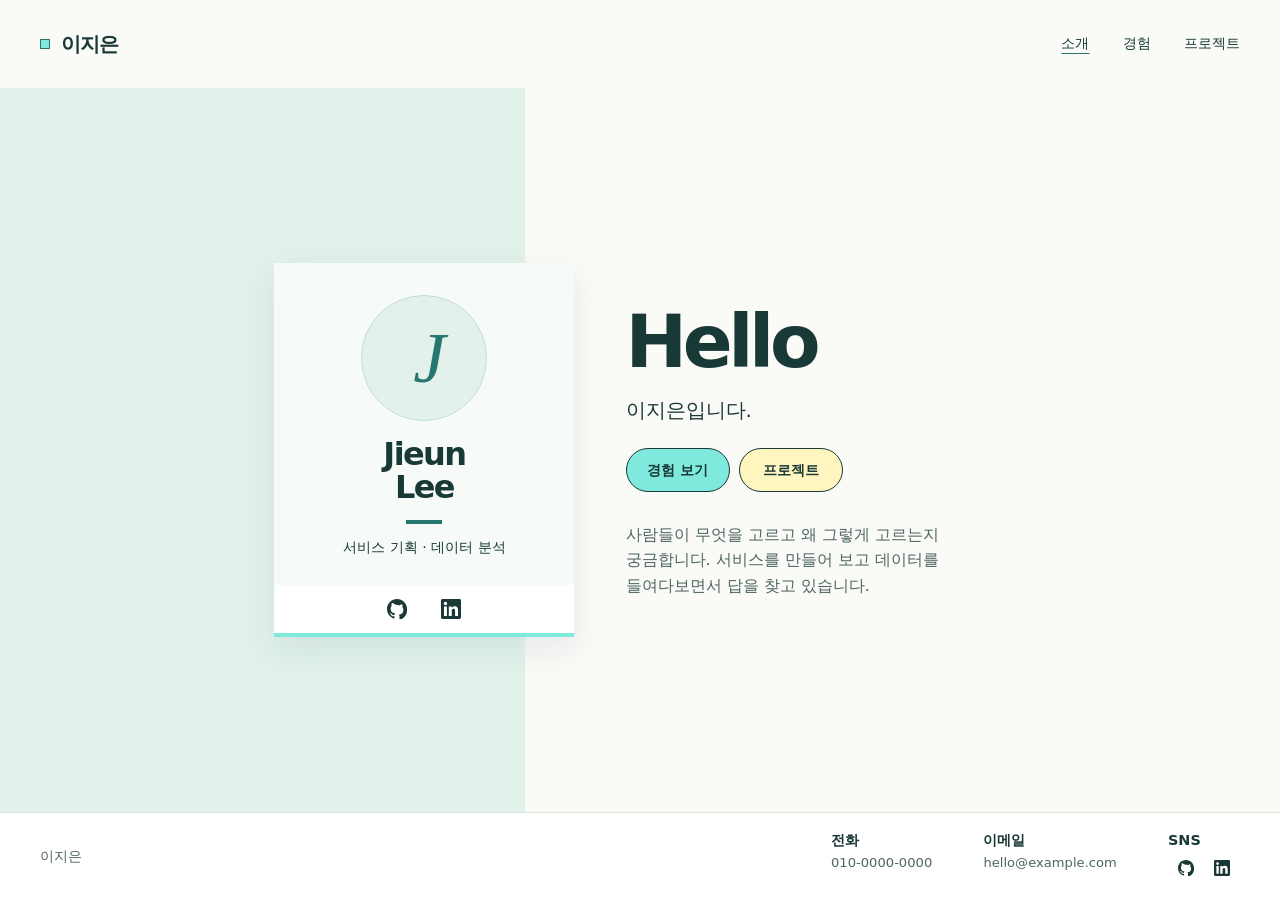
<file: index.html>
<!doctype html>
<html lang="ko">
<head>
  <meta charset="utf-8">
  <meta name="viewport" content="width=device-width, initial-scale=1">
  <meta name="description" content="이지은의 소개, 경험, 진행 중인 프로젝트를 정리한 개인 웹사이트">
  <meta name="theme-color" content="#FAFAF7">
  <title>이지은 · 포트폴리오</title>
  <link rel="stylesheet" href="assets/style.css">
</head>
<body id="top">
  <a class="skip-link" href="#main">본문 바로가기</a>
  <header class="site-header">
    <div class="site-frame header-inner">
      <a class="wordmark" href="index.html" aria-label="이지은 포트폴리오 홈">이지은</a>
      <nav aria-label="주 메뉴">
        <a href="index.html#about" aria-current="page">소개</a>
        <a href="experience.html">경험</a>
        <a href="projects/index.html">프로젝트</a>
      </nav>
    </div>
  </header>

  <main class="home" id="main">
    <section class="hero" id="about" aria-labelledby="hero-title">
      <aside class="profile-card" aria-label="이지은 프로필">
        <div class="profile-identity">
          <div class="monogram" aria-hidden="true">J</div>
          <p class="profile-name" lang="en">Jieun<br>Lee</p>
          <p class="profile-role">서비스 기획 · 데이터 분석</p>
        </div>
        <div class="social-links profile-socials">
          <a class="social-link" href="https://github.com/justleej"><img src="assets/github.svg" width="20" height="20" alt="GitHub"></a>
          <a class="social-link" href="https://www.linkedin.com/in/%EC%A7%80%EC%9D%80-%EC%9D%B4-1973a4443"><img src="assets/linkedin.svg" width="20" height="20" alt="LinkedIn"></a>
        </div>
      </aside>

      <div class="hero-copy">
        <h1 id="hero-title" lang="en">Hello</h1>
        <p class="hero-name">이지은입니다.</p>
        <nav class="hero-links" aria-label="바로가기">
          <a class="action action-primary" id="experience" href="experience.html">경험 보기</a>
          <a class="action" id="projects" href="projects/index.html">프로젝트</a>
        </nav>
        <p class="intro">사람들이 무엇을 고르고 왜 그렇게 고르는지 궁금합니다. 서비스를 만들어 보고 데이터를 들여다보면서 답을 찾고 있습니다.</p>
      </div>
    </section>
  </main>

  <footer class="site-footer">
    <div class="site-frame footer-inner">
      <span>이지은</span>
      <dl class="footer-contacts">
        <div>
          <dt>전화</dt>
          <dd>010-0000-0000</dd>
        </div>
        <div>
          <dt>이메일</dt>
          <dd>hello@example.com</dd>
        </div>
        <div>
          <dt>SNS</dt>
          <dd class="social-links footer-socials">
            <a class="social-link" href="https://github.com/justleej"><img src="assets/github.svg" width="20" height="20" alt="GitHub"></a>
            <a class="social-link" href="https://www.linkedin.com/in/%EC%A7%80%EC%9D%80-%EC%9D%B4-1973a4443"><img src="assets/linkedin.svg" width="20" height="20" alt="LinkedIn"></a>
          </dd>
        </div>
      </dl>
    </div>
  </footer>
</body>
</html>
</file>
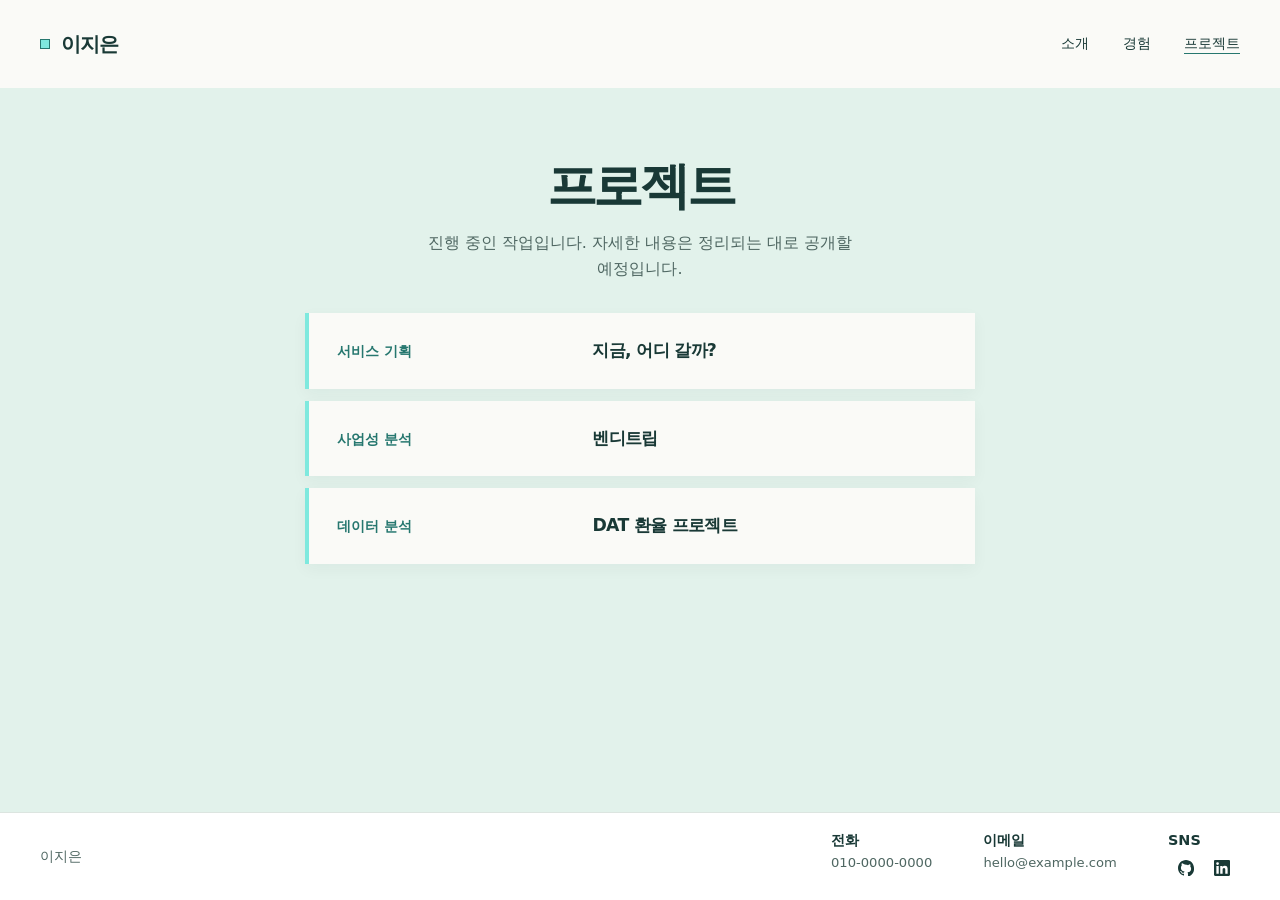
<file: projects/index.html>
<!doctype html>
<html lang="ko">
<head>
  <meta charset="utf-8">
  <meta name="viewport" content="width=device-width, initial-scale=1">
  <meta name="description" content="이지은이 진행 중인 서비스 기획, 사업성 분석, 데이터 분석 프로젝트">
  <meta name="theme-color" content="#FAFAF7">
  <title>프로젝트 · 이지은</title>
  <link rel="stylesheet" href="../assets/style.css">
</head>
<body id="top">
  <a class="skip-link" href="#main">본문 바로가기</a>
  <header class="site-header">
    <div class="site-frame header-inner">
      <a class="wordmark" href="../index.html" aria-label="이지은 포트폴리오 홈">이지은</a>
      <nav aria-label="주 메뉴">
        <a href="../index.html#about">소개</a>
        <a href="../experience.html">경험</a>
        <a href="index.html" aria-current="page">프로젝트</a>
      </nav>
    </div>
  </header>

  <main class="inner-page" id="main">
    <div class="page-content">
      <h1 class="page-title">프로젝트</h1>
      <p class="page-intro">진행 중인 작업입니다. 자세한 내용은 정리되는 대로 공개할 예정입니다.</p>

      <ul class="work-list">
        <li id="where-to-go">
          <p>서비스 기획</p>
          <h2>지금, 어디 갈까?</h2>
        </li>
        <li id="benditrip">
          <p>사업성 분석</p>
          <h2>벤디트립</h2>
        </li>
        <li id="dat-fx">
          <p>데이터 분석</p>
          <h2>DAT 환율 프로젝트</h2>
        </li>
      </ul>
    </div>
  </main>

  <footer class="site-footer">
    <div class="site-frame footer-inner">
      <span>이지은</span>
      <dl class="footer-contacts">
        <div>
          <dt>전화</dt>
          <dd>010-0000-0000</dd>
        </div>
        <div>
          <dt>이메일</dt>
          <dd>hello@example.com</dd>
        </div>
        <div>
          <dt>SNS</dt>
          <dd class="social-links footer-socials">
            <a class="social-link" href="https://github.com/justleej"><img src="../assets/github.svg" width="20" height="20" alt="GitHub"></a>
            <a class="social-link" href="https://www.linkedin.com/in/%EC%A7%80%EC%9D%80-%EC%9D%B4-1973a4443"><img src="../assets/linkedin.svg" width="20" height="20" alt="LinkedIn"></a>
          </dd>
        </div>
      </dl>
    </div>
  </footer>
</body>
</html>
</file>
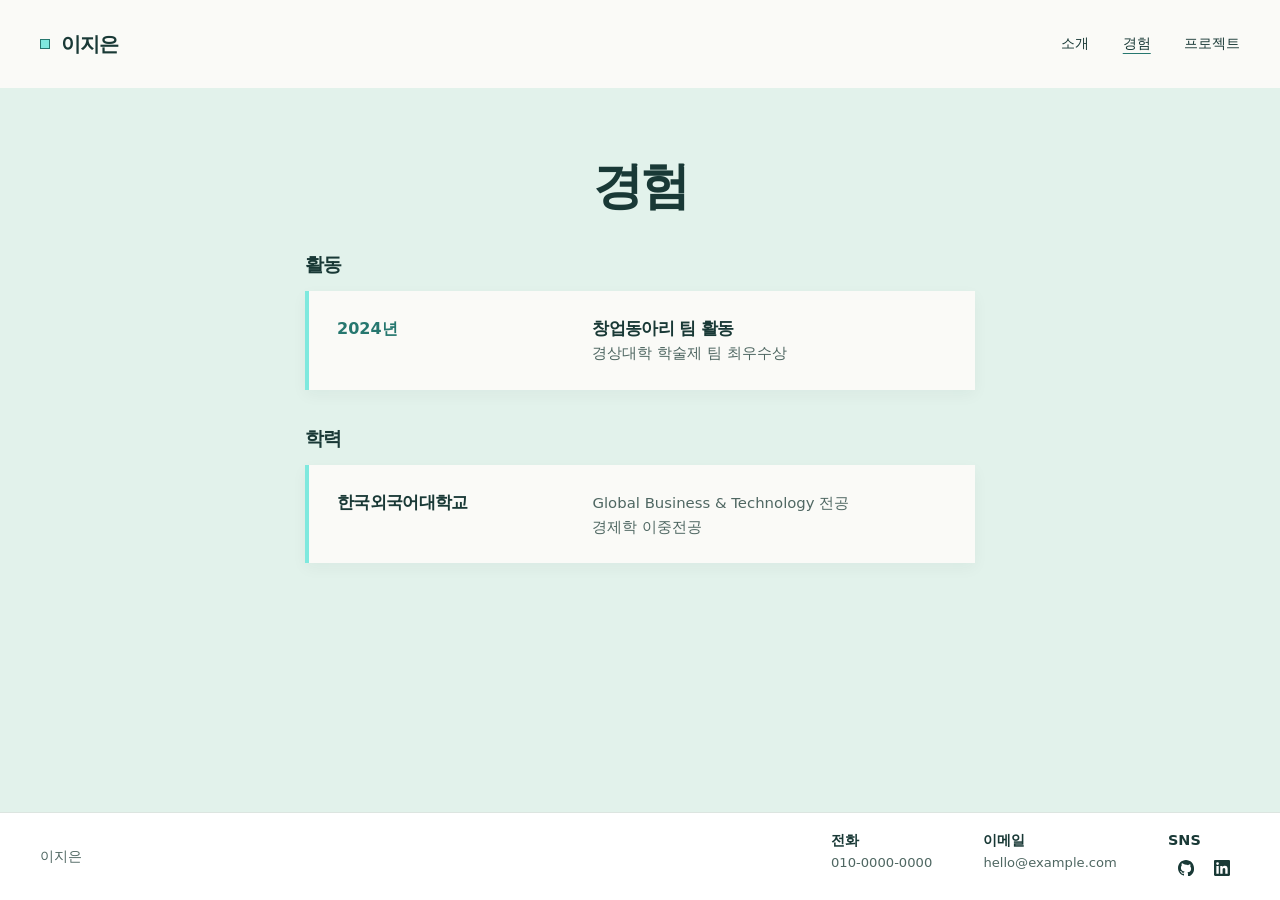
<file: experience.html>
<!doctype html>
<html lang="ko">
<head>
  <meta charset="utf-8">
  <meta name="viewport" content="width=device-width, initial-scale=1">
  <meta name="description" content="이지은의 활동과 학력">
  <meta name="theme-color" content="#FAFAF7">
  <title>경험 · 이지은</title>
  <link rel="stylesheet" href="assets/style.css">
</head>
<body id="top">
  <a class="skip-link" href="#main">본문 바로가기</a>
  <header class="site-header">
    <div class="site-frame header-inner">
      <a class="wordmark" href="index.html" aria-label="이지은 포트폴리오 홈">이지은</a>
      <nav aria-label="주 메뉴">
        <a href="index.html#about">소개</a>
        <a href="experience.html" aria-current="page">경험</a>
        <a href="projects/index.html">프로젝트</a>
      </nav>
    </div>
  </header>

  <main class="inner-page" id="main">
    <div class="page-content">
      <h1 class="page-title">경험</h1>
      <section class="resume-section" aria-labelledby="activity-title">
        <h2 id="activity-title">활동</h2>
        <article class="resume-card">
          <p class="resume-meta"><time datetime="2024">2024년</time></p>
          <div>
            <h3>창업동아리 팀 활동</h3>
            <p>경상대학 학술제 팀 최우수상</p>
          </div>
        </article>
      </section>

      <section class="resume-section" aria-labelledby="education-title">
        <h2 id="education-title">학력</h2>
        <article class="resume-card">
          <h3>한국외국어대학교</h3>
          <p><span lang="en">Global Business &amp; Technology</span> 전공<br>경제학 이중전공</p>
        </article>
      </section>
    </div>
  </main>

  <footer class="site-footer">
    <div class="site-frame footer-inner">
      <span>이지은</span>
      <dl class="footer-contacts">
        <div>
          <dt>전화</dt>
          <dd>010-0000-0000</dd>
        </div>
        <div>
          <dt>이메일</dt>
          <dd>hello@example.com</dd>
        </div>
        <div>
          <dt>SNS</dt>
          <dd class="social-links footer-socials">
            <a class="social-link" href="https://github.com/justleej"><img src="assets/github.svg" width="20" height="20" alt="GitHub"></a>
            <a class="social-link" href="https://www.linkedin.com/in/%EC%A7%80%EC%9D%80-%EC%9D%B4-1973a4443"><img src="assets/linkedin.svg" width="20" height="20" alt="LinkedIn"></a>
          </dd>
        </div>
      </dl>
    </div>
  </footer>
</body>
</html>
</file>
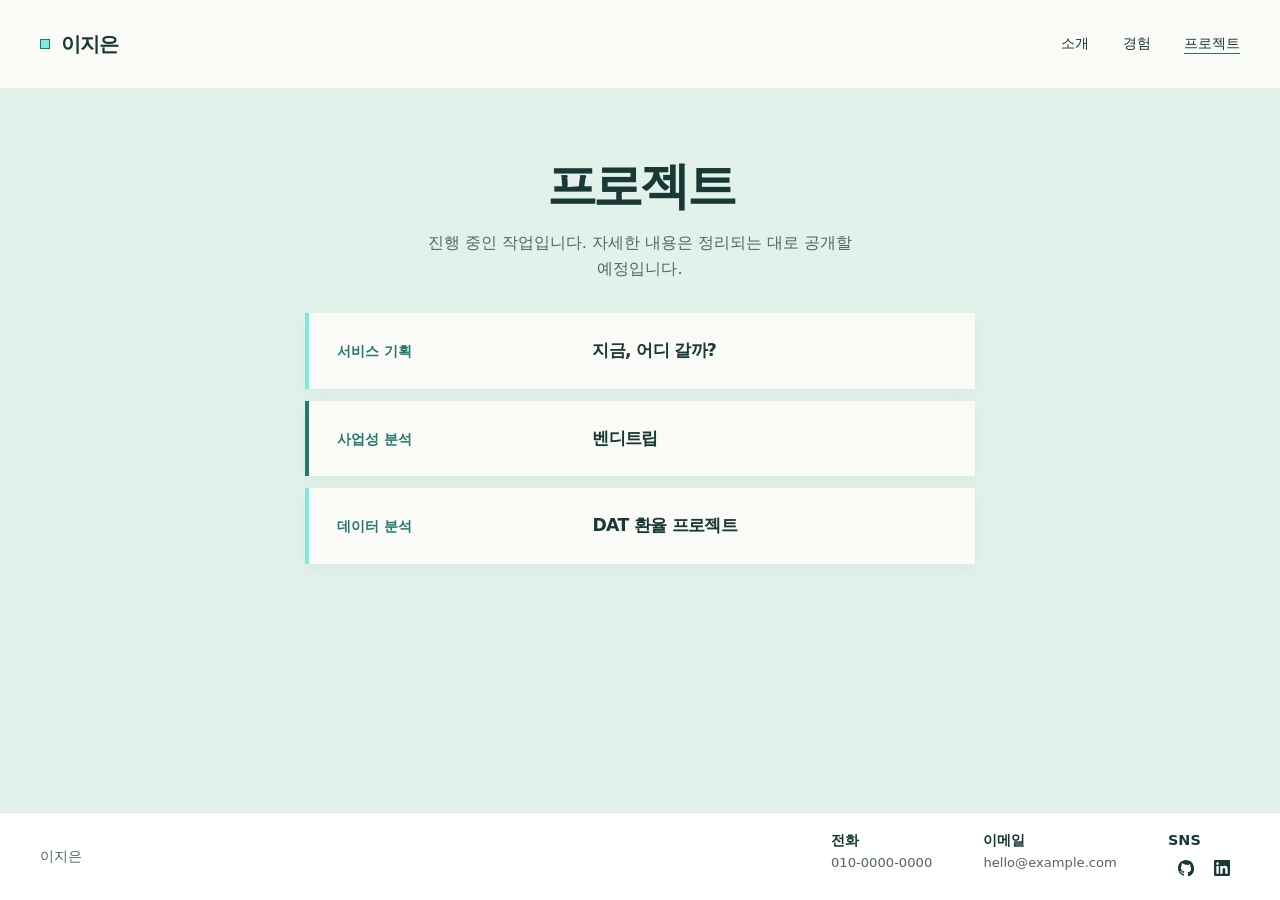
<file: projects/benditrip.html>
<!doctype html>
<html lang="ko">
<head>
  <meta charset="utf-8">
  <meta name="viewport" content="width=device-width, initial-scale=1">
  <meta http-equiv="refresh" content="0; url=index.html#benditrip">
  <title>벤디트립 · 이지은</title>
  <link rel="stylesheet" href="../assets/style.css">
</head>
<body>
  <main class="work-page wrap">
    <h1>벤디트립</h1>
    <p class="work-intro"><a class="text-link" href="index.html#benditrip">프로젝트 목록으로 이동</a></p>
  </main>
</body>
</html>
</file>
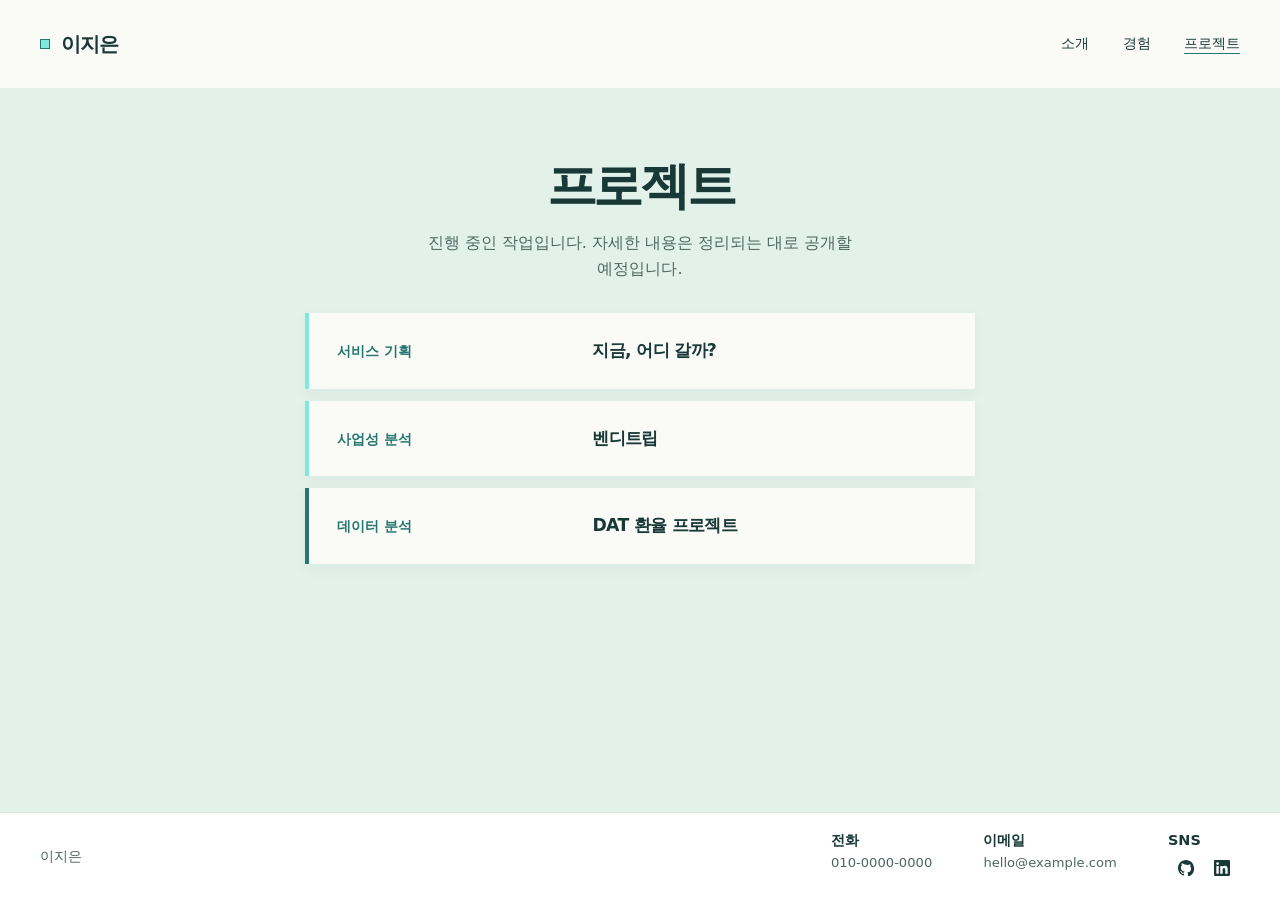
<file: projects/dat-fx.html>
<!doctype html>
<html lang="ko">
<head>
  <meta charset="utf-8">
  <meta name="viewport" content="width=device-width, initial-scale=1">
  <meta http-equiv="refresh" content="0; url=index.html#dat-fx">
  <title>DAT 환율 프로젝트 · 이지은</title>
  <link rel="stylesheet" href="../assets/style.css">
</head>
<body>
  <main class="work-page wrap">
    <h1>DAT 환율 프로젝트</h1>
    <p class="work-intro"><a class="text-link" href="index.html#dat-fx">프로젝트 목록으로 이동</a></p>
  </main>
</body>
</html>
</file>
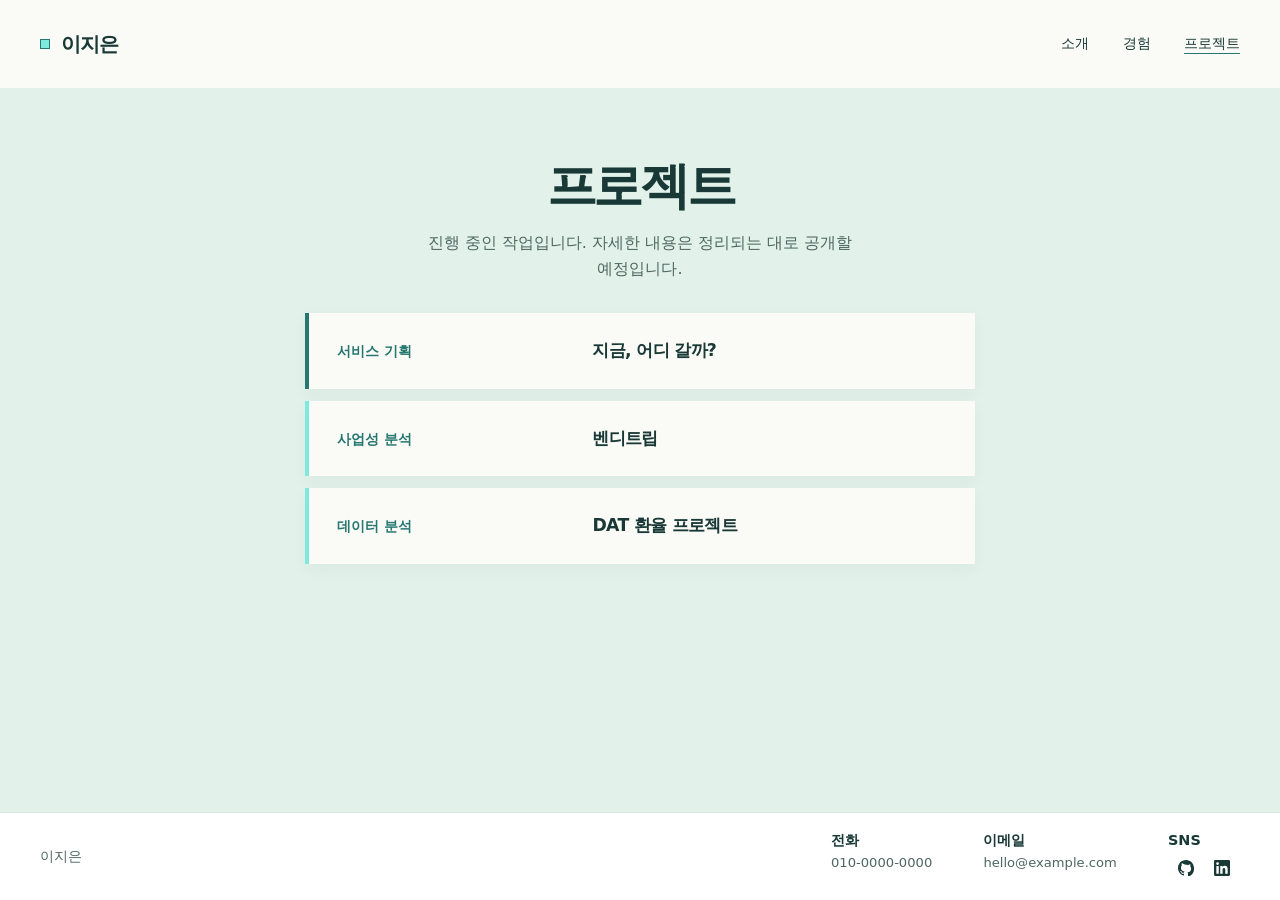
<file: projects/where-to-go.html>
<!doctype html>
<html lang="ko">
<head>
  <meta charset="utf-8">
  <meta name="viewport" content="width=device-width, initial-scale=1">
  <meta http-equiv="refresh" content="0; url=index.html#where-to-go">
  <title>지금, 어디 갈까? · 이지은</title>
  <link rel="stylesheet" href="../assets/style.css">
</head>
<body>
  <main class="work-page wrap">
    <h1>지금, 어디 갈까?</h1>
    <p class="work-intro"><a class="text-link" href="index.html#where-to-go">프로젝트 목록으로 이동</a></p>
  </main>
</body>
</html>
</file>
<file: assets/style.css>
:root {
  color-scheme: light;
  --paper: #fafaf7;
  --ink: #193936;
  --muted: #4f6762;
  --line: #dce5e0;
  --mint: #7fe9de;
  --mint-light: #a5f1e9;
  --yellow: #fff6bf;
  --gold: #ffebad;
  --accent: #26776f;
  --wash: #e2f2eb;
  --card: #f6fbf8;
  --sans: "Apple SD Gothic Neo", "Malgun Gothic", "Noto Sans KR", system-ui, sans-serif;
}

*, *::before, *::after { box-sizing: border-box; }
body {
  min-height: 100vh;
  display: flex;
  flex-direction: column;
  margin: 0;
  color: var(--ink);
  background: var(--paper);
  font: 1rem/1.6 var(--sans);
  word-break: keep-all;
  overflow-wrap: anywhere;
}
main { flex: 1; }
h1, h2, h3, p { margin: 0; }
a { color: inherit; }
:focus-visible { outline: 2px solid var(--accent); outline-offset: 4px; }
[id] { scroll-margin-top: 16px; }
.site-frame { width: min(1360px, 100% - 80px); margin-inline: auto; }

.skip-link {
  position: fixed;
  z-index: 2;
  inset: 8px auto auto 8px;
  padding: 8px 12px;
  background: var(--mint);
  transform: translateY(-150%);
}
.skip-link:focus { transform: none; }

.header-inner, .footer-inner {
  display: flex;
  justify-content: space-between;
  align-items: center;
  gap: 12px 24px;
}
.header-inner { min-height: 88px; }
.footer-inner { min-height: 82px; padding-block: 16px; }
.wordmark {
  display: inline-flex;
  align-items: center;
  gap: 11px;
  font-size: 1.27rem;
  font-weight: 800;
  letter-spacing: -.055em;
}
.wordmark::before {
  content: "";
  width: 10px;
  height: 10px;
  border: 1px solid var(--accent);
  background: var(--mint);
}
.header-inner nav { display: flex; gap: clamp(13px, 2.6vw, 38px); }
.site-header a, .site-footer a {
  padding-block: 10px;
  text-decoration: none;
}
.header-inner nav a, .site-footer { font-size: .9rem; }
.site-header a:hover, .site-header [aria-current], .site-footer a:hover {
  text-decoration: underline;
  text-underline-offset: .38em;
  text-decoration-color: var(--accent);
}
.site-footer { border-top: 1px solid var(--line); background: #fff; color: var(--muted); }
.footer-contacts { display: flex; align-items: start; gap: clamp(20px, 4vw, 58px); }
.footer-contacts, .footer-contacts dd { margin: 0; }
.footer-contacts dt { color: var(--ink); font-weight: 700; }
.footer-contacts dd { font-size: .82rem; }
.social-links { display: flex; align-items: center; }
.social-link {
  display: grid;
  place-items: center;
  width: 44px;
  height: 44px;
}
.social-link:hover { background: var(--wash); }
.site-footer .social-link { width: 36px; height: 32px; padding: 0; }
.footer-socials img { width: 16px; height: 16px; }

.home {
  display: grid;
  align-items: center;
  background: linear-gradient(90deg, var(--wash) 41%, var(--paper) 41%);
}
.hero {
  display: grid;
  grid-template-columns: minmax(0, 300px) minmax(0, 380px);
  align-items: center;
  justify-content: center;
  gap: clamp(30px, 4vw, 62px);
  width: min(810px, 100% - 80px);
  margin-inline: auto;
  padding-block: clamp(58px, 7vw, 100px);
}
.profile-card {
  background: var(--card);
  border-bottom: 4px solid var(--mint);
  box-shadow: 0 12px 32px #19393616;
  text-align: center;
}
.profile-identity {
  display: grid;
  justify-items: center;
  padding: 32px 22px 27px;
}
.monogram {
  display: grid;
  place-content: center;
  width: 126px;
  aspect-ratio: 1;
  margin-bottom: 17px;
  background: var(--wash);
  border: 1px solid #c2ded2;
  border-radius: 50%;
  color: var(--accent);
  font: italic 4.55rem/.9 Georgia, serif;
  letter-spacing: -.14em;
  white-space: nowrap;
}
.profile-name { font-size: 2rem; font-weight: 800; letter-spacing: -.05em; line-height: 1.05; }
.profile-role { font-size: .89rem; }
.profile-role::before {
  content: "";
  display: block;
  width: 36px;
  height: 4px;
  margin: 15px auto 12px;
  background: var(--accent);
}
.profile-socials { justify-content: center; gap: 10px; padding: 2px 0; background: #fff; }

.hero h1 {
  font-size: clamp(2.9rem, 6vw, 4.6rem);
  font-weight: 800;
  letter-spacing: -.06em;
  line-height: 1.12;
  white-space: nowrap;
}
.hero-name { margin-top: 10px; font-size: 1.25rem; }
.hero-links { display: flex; flex-wrap: wrap; gap: 9px; margin-top: 22px; }
.action {
  display: inline-flex;
  align-items: center;
  justify-content: center;
  min-width: 104px;
  min-height: 44px;
  padding: 7px 17px;
  border: 1px solid var(--ink);
  border-radius: 999px;
  background: var(--yellow);
  font-size: .88rem;
  font-weight: 700;
  text-decoration: none;
}
.action:hover { background: var(--gold); }
.action-primary { background: var(--mint); }
.action-primary:hover { background: var(--mint-light); }
.intro { max-width: 24em; margin-top: 30px; color: var(--muted); font-size: 1rem; text-wrap: pretty; }

.inner-page, .work-page { background: var(--wash); }
.page-content, .work-page { width: min(670px, 100% - 80px); margin-inline: auto; }
.page-content, .work-page { padding-block: clamp(42px, 5.5vw, 75px) clamp(58px, 8vw, 100px); }
.page-title, .work-page h1 {
  text-align: center;
  font-size: clamp(2.2rem, 4vw, 3.1rem);
  line-height: 1.16;
  letter-spacing: -.07em;
}
.page-intro {
  max-width: 29em;
  margin: 14px auto 0;
  color: var(--muted);
  text-align: center;
}
.resume-section { margin-top: 34px; }
.resume-section > h2 {
  margin-bottom: 10px;
  font-size: 1.2rem;
  letter-spacing: -.04em;
}
.resume-card, .work-list li {
  display: grid;
  grid-template-columns: minmax(0, .65fr) minmax(0, 1fr);
  align-items: baseline;
  gap: 8px 25px;
  padding: 24px 28px;
  background: var(--paper);
  border-inline-start: 4px solid var(--mint);
  box-shadow: 0 5px 15px #1939360b;
}
.resume-card h3, .work-list h2 {
  font-size: 1.08rem;
  letter-spacing: -.04em;
}
.resume-meta, .work-list p { color: var(--accent); font-weight: 700; }
.resume-card div > p, .resume-card > h3 + p { color: var(--muted); font-size: .93rem; }
.work-list { display: grid; gap: 12px; margin: 32px 0 0; padding: 0; list-style: none; }
.work-list p { font-size: .86rem; }
.work-list li:target { border-color: var(--accent); }
.work-page .work-intro { margin-top: 18px; text-align: center; }
.text-link { color: var(--accent); text-underline-offset: 4px; }

@media (max-width: 700px) {
  .site-frame, .hero, .page-content, .work-page { width: calc(100% - 36px); }
  .header-inner, .footer-inner { min-height: 64px; gap: 10px 15px; }
  .wordmark { gap: 6px; font-size: 1.08rem; }
  .home { background: linear-gradient(180deg, var(--wash) 215px, var(--paper) 215px); }
  .hero {
    grid-template-columns: minmax(0, 360px);
    gap: 30px;
    padding-block: 36px 51px;
  }
  .profile-identity { padding-top: 23px; }
  .monogram { width: 92px; margin-bottom: 12px; font-size: 3.6rem; }
  .hero h1 { font-size: clamp(1.68rem, 11vw, 4rem); }
  .hero-name { margin-top: 6px; }
  .hero-links { margin-top: 18px; }
  .intro { margin-top: 18px; }
  .resume-card, .work-list li { grid-template-columns: 1fr; padding: 18px 19px; }
  .footer-inner { flex-direction: column; align-items: flex-start; }
  .footer-contacts { display: grid; grid-template-columns: repeat(2, minmax(0, 1fr)); gap: 10px 18px; }
}
</file>
